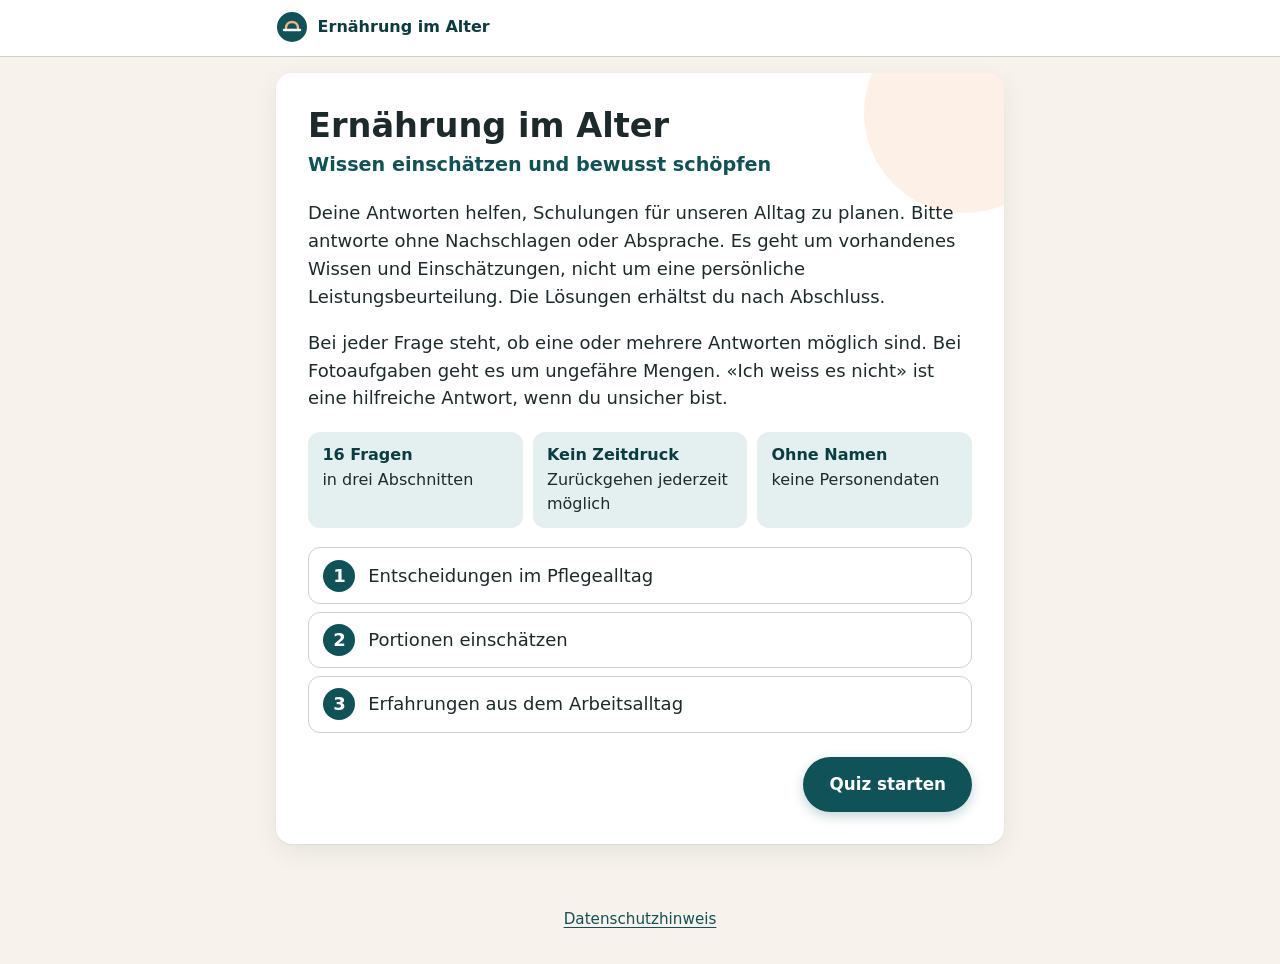
<file: index.html>
<!DOCTYPE html>
<html lang="de-CH">
<head>
  <meta charset="utf-8">
  <meta name="viewport" content="width=device-width, initial-scale=1">
  <meta name="robots" content="noindex, nofollow">
  <meta name="referrer" content="no-referrer">
  <meta name="theme-color" content="#0f5257">
  <title>Ernährung im Alter – Quiz</title>
  <link rel="icon" href="data:image/svg+xml,%3Csvg xmlns='http://www.w3.org/2000/svg' viewBox='0 0 64 64'%3E%3Ccircle cx='32' cy='32' r='30' fill='%230f5257'/%3E%3Cpath d='M20 34c0-7 5-12 12-12s12 5 12 12' stroke='%23f4b183' stroke-width='5' fill='none' stroke-linecap='round'/%3E%3Cpath d='M16 38h32' stroke='%23fff' stroke-width='5' stroke-linecap='round'/%3E%3C/svg%3E">
  <link rel="stylesheet" href="assets/css/style.css">
</head>
<body>
  <a class="skip-link" href="#main">Zum Inhalt springen</a>

  <header class="topbar" id="topbar">
    <div class="topbar__inner">
      <div class="brand" aria-hidden="true">
        <svg viewBox="0 0 64 64" width="32" height="32" focusable="false"><circle cx="32" cy="32" r="30" fill="#0f5257"/><path d="M20 34c0-7 5-12 12-12s12 5 12 12" stroke="#f4b183" stroke-width="5" fill="none" stroke-linecap="round"/><path d="M16 38h32" stroke="#fff" stroke-width="5" stroke-linecap="round"/></svg>
        <span>Ernährung im Alter</span>
      </div>
      <div class="progress" id="progress" hidden>
        <p class="progress__label" id="progress-label"></p>
        <div class="progress__track" role="progressbar" id="progress-bar" aria-labelledby="progress-label" aria-valuemin="0" aria-valuemax="16" aria-valuenow="0">
          <div class="progress__fill" id="progress-fill"></div>
        </div>
        <ol class="stepper" id="stepper" aria-label="Abschnitte"></ol>
      </div>
    </div>
  </header>

  <div class="banner banner--test" id="test-banner" hidden>
    Testmodus: Abgaben werden in der Tabelle als <strong>Testdaten</strong> markiert und nicht ausgewertet.
  </div>
  <div class="banner banner--practice" id="practice-banner" hidden>
    Übungsdurchlauf: Deine Antworten werden <strong>nicht gespeichert</strong>.
  </div>

  <main id="main" tabindex="-1">
    <noscript>
      <div class="card"><p>Bitte aktiviere JavaScript, um das Quiz zu nutzen.</p></div>
    </noscript>
  </main>

  <p class="sr-only" id="live" aria-live="polite"></p>

  <footer class="footer">
    <a href="datenschutz.html">Datenschutzhinweis</a>
  </footer>

  <dialog class="lightbox" id="lightbox" aria-labelledby="lightbox-title">
    <div class="lightbox__head">
      <h2 id="lightbox-title" class="lightbox__title"></h2>
      <button type="button" class="btn btn--ghost" id="lightbox-close">Schliessen</button>
    </div>
    <img id="lightbox-img" alt="">
  </dialog>

  <script src="assets/js/config.js"></script>
  <script src="assets/js/quiz-content.js"></script>
  <script src="assets/js/logic.js"></script>
  <script src="assets/js/app.js"></script>
</body>
</html>
</file>
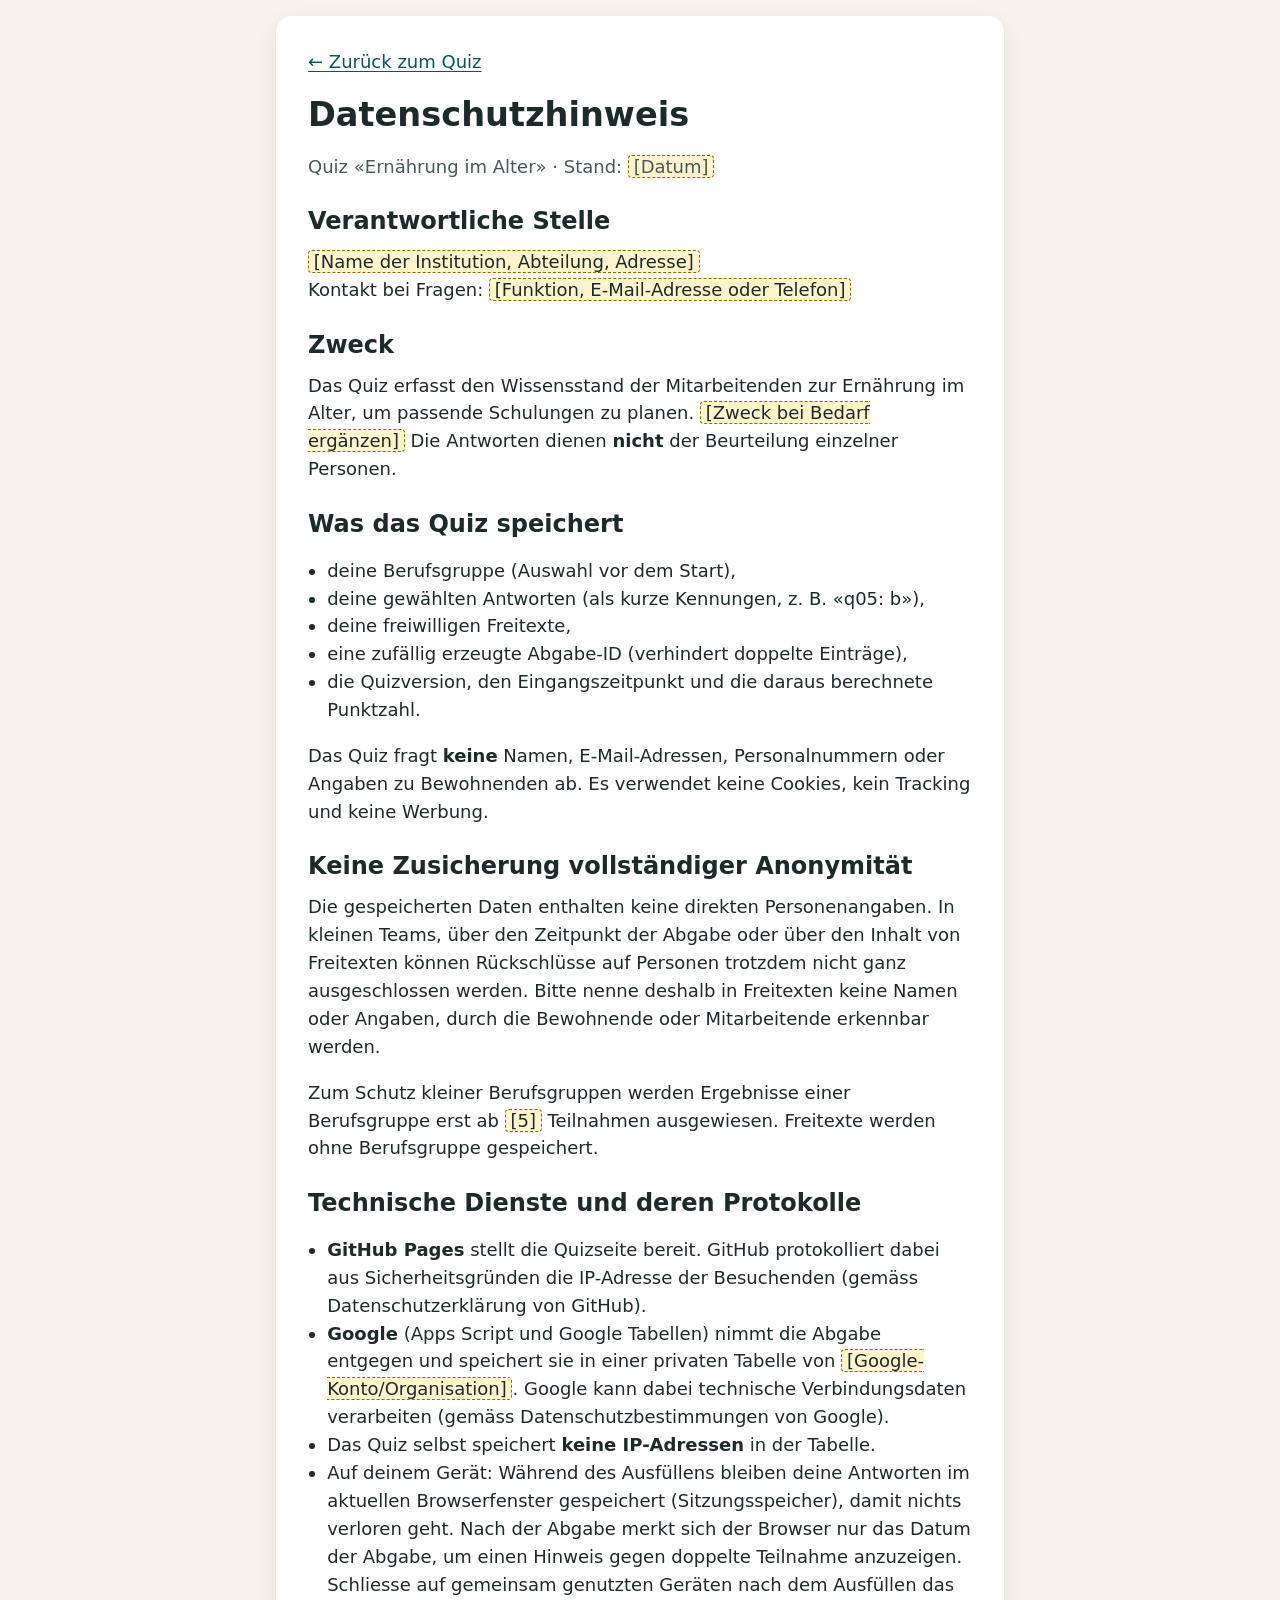
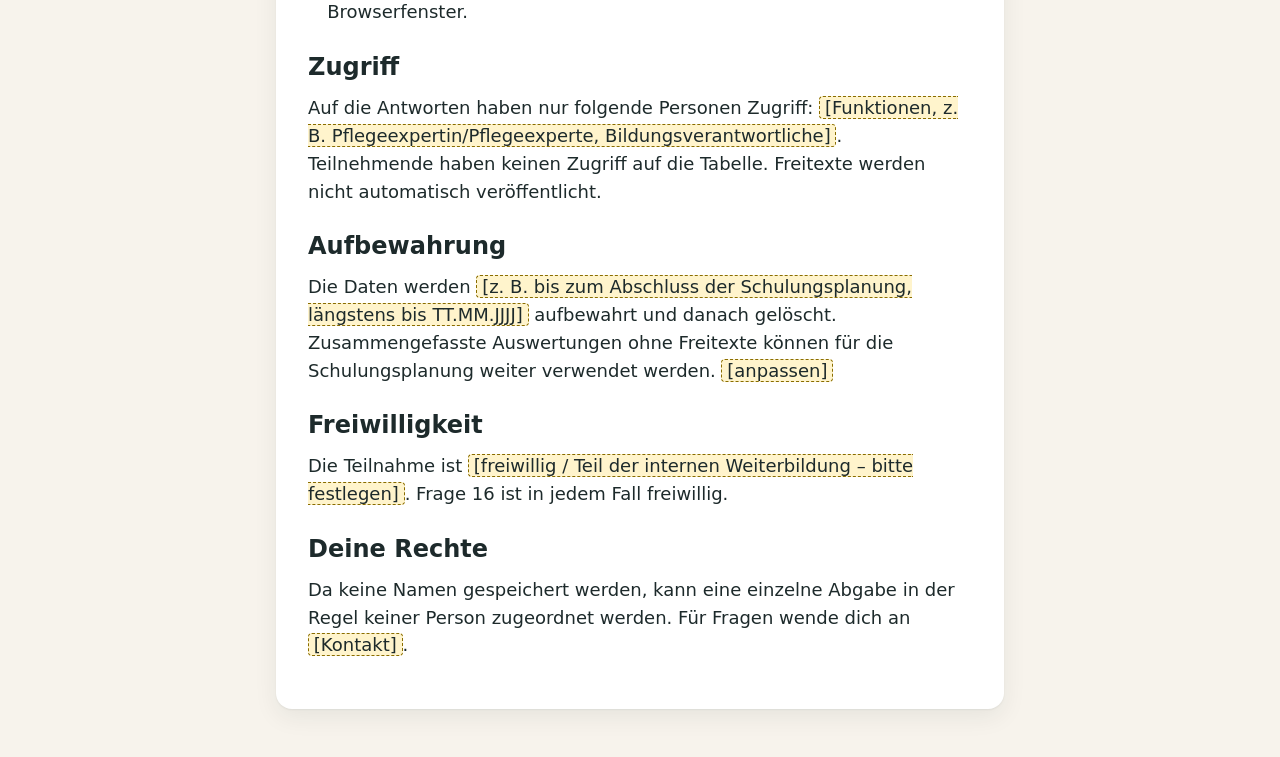
<file: datenschutz.html>
<!DOCTYPE html>
<html lang="de-CH">
<head>
  <meta charset="utf-8">
  <meta name="viewport" content="width=device-width, initial-scale=1">
  <meta name="robots" content="noindex, nofollow">
  <meta name="referrer" content="no-referrer">
  <title>Datenschutzhinweis – Ernährung im Alter</title>
  <link rel="stylesheet" href="assets/css/style.css">
  <style>
    .todo { background: #fff4cc; border: 1px dashed #8a6d00; padding: 0 .3rem; border-radius: 4px; }
    main h2 { margin-top: 1.6rem; }
    main ul { padding-left: 1.2rem; }
  </style>
</head>
<body>
  <!--
    VORLAGE: Bitte alle gelb markierten Platzhalter [ … ] ersetzen und den Text
    vor dem Einsatz mit der zuständigen Stelle (z. B. Datenschutzverantwortliche,
    Informatik, Geschäftsleitung) abstimmen. Diese Vorlage ist keine Rechtsberatung
    und ersetzt keine institutionelle Freigabe.
  -->
  <main id="main">
    <article class="card">
      <p><a href="index.html">← Zurück zum Quiz</a></p>
      <h1>Datenschutzhinweis</h1>
      <p class="muted">Quiz «Ernährung im Alter» · Stand: <span class="todo">[Datum]</span></p>

      <h2>Verantwortliche Stelle</h2>
      <p><span class="todo">[Name der Institution, Abteilung, Adresse]</span><br>
         Kontakt bei Fragen: <span class="todo">[Funktion, E-Mail-Adresse oder Telefon]</span></p>

      <h2>Zweck</h2>
      <p>Das Quiz erfasst den Wissensstand der Mitarbeitenden zur Ernährung im Alter, um passende Schulungen zu planen.
         <span class="todo">[Zweck bei Bedarf ergänzen]</span>
         Die Antworten dienen <strong>nicht</strong> der Beurteilung einzelner Personen.</p>

      <h2>Was das Quiz speichert</h2>
      <ul>
        <li>deine Berufsgruppe (Auswahl vor dem Start),</li>
        <li>deine gewählten Antworten (als kurze Kennungen, z. B. «q05: b»),</li>
        <li>deine freiwilligen Freitexte,</li>
        <li>eine zufällig erzeugte Abgabe-ID (verhindert doppelte Einträge),</li>
        <li>die Quizversion, den Eingangszeitpunkt und die daraus berechnete Punktzahl.</li>
      </ul>
      <p>Das Quiz fragt <strong>keine</strong> Namen, E-Mail-Adressen, Personalnummern oder Angaben zu Bewohnenden ab.
         Es verwendet keine Cookies, kein Tracking und keine Werbung.</p>

      <h2>Keine Zusicherung vollständiger Anonymität</h2>
      <p>Die gespeicherten Daten enthalten keine direkten Personenangaben. In kleinen Teams, über den Zeitpunkt der Abgabe
         oder über den Inhalt von Freitexten können Rückschlüsse auf Personen trotzdem nicht ganz ausgeschlossen werden.
         Bitte nenne deshalb in Freitexten keine Namen oder Angaben, durch die Bewohnende oder Mitarbeitende erkennbar werden.</p>
      <p>Zum Schutz kleiner Berufsgruppen werden Ergebnisse einer Berufsgruppe erst ab <span class="todo">[5]</span> Teilnahmen
         ausgewiesen. Freitexte werden ohne Berufsgruppe gespeichert.</p>

      <h2>Technische Dienste und deren Protokolle</h2>
      <ul>
        <li><strong>GitHub Pages</strong> stellt die Quizseite bereit. GitHub protokolliert dabei aus Sicherheitsgründen
            die IP-Adresse der Besuchenden (gemäss Datenschutzerklärung von GitHub).</li>
        <li><strong>Google</strong> (Apps Script und Google Tabellen) nimmt die Abgabe entgegen und speichert sie in einer
            privaten Tabelle von <span class="todo">[Google-Konto/Organisation]</span>. Google kann dabei technische
            Verbindungsdaten verarbeiten (gemäss Datenschutzbestimmungen von Google).</li>
        <li>Das Quiz selbst speichert <strong>keine IP-Adressen</strong> in der Tabelle.</li>
        <li>Auf deinem Gerät: Während des Ausfüllens bleiben deine Antworten im aktuellen Browserfenster gespeichert
            (Sitzungsspeicher), damit nichts verloren geht. Nach der Abgabe merkt sich der Browser nur das Datum der
            Abgabe, um einen Hinweis gegen doppelte Teilnahme anzuzeigen. Schliesse auf gemeinsam genutzten Geräten nach
            dem Ausfüllen das Browserfenster.</li>
      </ul>

      <h2>Zugriff</h2>
      <p>Auf die Antworten haben nur folgende Personen Zugriff: <span class="todo">[Funktionen, z. B. Pflegeexpertin/Pflegeexperte, Bildungsverantwortliche]</span>.
         Teilnehmende haben keinen Zugriff auf die Tabelle. Freitexte werden nicht automatisch veröffentlicht.</p>

      <h2>Aufbewahrung</h2>
      <p>Die Daten werden <span class="todo">[z. B. bis zum Abschluss der Schulungsplanung, längstens bis TT.MM.JJJJ]</span>
         aufbewahrt und danach gelöscht. Zusammengefasste Auswertungen ohne Freitexte können für die Schulungsplanung
         weiter verwendet werden. <span class="todo">[anpassen]</span></p>

      <h2>Freiwilligkeit</h2>
      <p>Die Teilnahme ist <span class="todo">[freiwillig / Teil der internen Weiterbildung – bitte festlegen]</span>.
         Frage 16 ist in jedem Fall freiwillig.</p>

      <h2>Deine Rechte</h2>
      <p>Da keine Namen gespeichert werden, kann eine einzelne Abgabe in der Regel keiner Person zugeordnet werden.
         Für Fragen wende dich an <span class="todo">[Kontakt]</span>.</p>
    </article>
  </main>
</body>
</html>
</file>
<file: assets/css/style.css>
/* Ernährung im Alter – Quiz
   Farben mit ausreichendem Kontrast (Text ≥ 4.5:1, Bedienelemente ≥ 3:1). */
:root {
  --bg: #f7f3ec;
  --surface: #ffffff;
  --ink: #1d2a2b;
  --ink-soft: #46595b;
  --teal: #0f5257;
  --teal-strong: #0a3d41;
  --teal-tint: #e3f0ef;
  --apricot: #f4b183;
  --apricot-ink: #8a3d0e;
  --apricot-tint: #fdf0e6;
  --line: #c9d3d2;
  --line-strong: #6b7f80;
  --danger: #a3261c;
  --danger-tint: #fdecea;
  --ok: #1d6b3a;
  --ok-tint: #e5f4ea;
  --focus: #1a4fd1;
  --radius: 16px;
  --radius-sm: 12px;
  --shadow: 0 1px 2px rgba(16, 40, 42, .06), 0 8px 24px rgba(16, 40, 42, .07);
  --font: system-ui, -apple-system, "Segoe UI", Roboto, "Helvetica Neue", Arial, sans-serif;
  --anim: 220ms;
}

*, *::before, *::after { box-sizing: border-box; }
html { -webkit-text-size-adjust: 100%; }
body {
  margin: 0; background: var(--bg); color: var(--ink);
  font-family: var(--font); font-size: 1.125rem; line-height: 1.55;
  min-height: 100vh; display: flex; flex-direction: column;
}
img { max-width: 100%; height: auto; display: block; }
h1, h2, h3 { line-height: 1.25; margin: 0 0 .5em; }
h1 { font-size: clamp(1.45rem, 1.1rem + 1.6vw, 2.1rem); }
h2 { font-size: clamp(1.2rem, 1rem + 1vw, 1.5rem); }
p { margin: 0 0 1em; }
a { color: var(--teal); text-underline-offset: 3px; }
a:hover { color: var(--teal-strong); }

.sr-only {
  position: absolute !important; width: 1px; height: 1px; padding: 0; margin: -1px;
  overflow: hidden; clip: rect(0 0 0 0); white-space: nowrap; border: 0;
}
.skip-link {
  position: absolute; left: 1rem; top: -4rem; z-index: 100; background: var(--teal); color: #fff;
  padding: .6rem 1rem; border-radius: 8px;
}
.skip-link:focus { top: 1rem; color: #fff; }

:focus-visible { outline: 3px solid var(--focus); outline-offset: 3px; border-radius: 6px; }
main:focus, h1:focus, h2:focus { outline: none; }
main:focus-visible { outline: none; }
[tabindex="-1"]:focus-visible { outline: 3px solid var(--focus); outline-offset: 4px; }

/* ---------- Kopfzeile & Fortschritt ---------- */
.topbar { background: var(--surface); border-bottom: 1px solid var(--line); position: sticky; top: 0; z-index: 10; }
.topbar__inner { max-width: 760px; margin: 0 auto; padding: .7rem 1rem .8rem; }
.brand { display: flex; align-items: center; gap: .6rem; font-weight: 650; color: var(--teal-strong); font-size: 1rem; }
.progress { margin-top: .55rem; }
.progress__label { margin: 0 0 .35rem; font-size: .98rem; font-weight: 600; color: var(--ink); display: flex; justify-content: space-between; gap: 1rem; flex-wrap: wrap; }
.progress__label .section-name { font-weight: 500; color: var(--ink-soft); }
.progress__track { height: 10px; background: var(--teal-tint); border-radius: 99px; overflow: hidden; }
.progress__fill { height: 100%; width: 0; background: linear-gradient(90deg, var(--teal), #2a7d83); border-radius: 99px; transition: width 400ms ease; }
.stepper { list-style: none; display: flex; gap: .5rem; margin: .55rem 0 0; padding: 0; font-size: .85rem; color: var(--ink-soft); }
.stepper li { flex: 1; display: flex; align-items: center; gap: .4rem; min-width: 0; }
.stepper .dot { width: 1.4rem; height: 1.4rem; flex: none; border-radius: 50%; border: 2px solid var(--line-strong); display: grid; place-items: center; font-size: .75rem; font-weight: 700; background: #fff; }
.stepper li[data-state="done"] .dot { background: var(--teal); border-color: var(--teal); color: #fff; }
.stepper li[data-state="current"] .dot { border-color: var(--teal); color: var(--teal); box-shadow: 0 0 0 3px var(--teal-tint); }
.stepper li[data-state="current"] { color: var(--ink); font-weight: 600; }
.stepper .label { overflow: hidden; text-overflow: ellipsis; white-space: nowrap; }
@media (max-width: 520px) {
  .stepper { display: none; }
  .topbar__inner { padding: .5rem 1rem .6rem; }
  .brand { font-size: .95rem; }
  .brand svg { width: 26px; height: 26px; }
}

/* ---------- Banner ---------- */
.banner { max-width: 760px; margin: .75rem auto 0; padding: .7rem 1rem; border-radius: var(--radius-sm); font-size: 1rem; width: calc(100% - 2rem); }
.banner--test { background: #fff4cc; border: 2px dashed #8a6d00; color: #4d3d00; }
.banner--practice { background: var(--apricot-tint); border: 2px solid var(--apricot); color: var(--apricot-ink); }

/* ---------- Grundlayout ---------- */
main { flex: 1; width: 100%; min-width: 0; overflow-wrap: break-word; max-width: 760px; margin: 0 auto; padding: 1rem 1rem 2rem; }
.card { background: var(--surface); border-radius: var(--radius); box-shadow: var(--shadow); padding: clamp(1.1rem, .8rem + 2vw, 2rem); margin-bottom: 1rem; }
.screen { animation: enter var(--anim) ease-out both; }
@keyframes enter { from { opacity: 0; transform: translateY(8px); } to { opacity: 1; transform: none; } }
.eyebrow { text-transform: none; font-size: .95rem; font-weight: 600; color: var(--teal); margin-bottom: .35rem; letter-spacing: .01em; }
.lead { font-size: 1.15rem; color: var(--ink); }
.muted { color: var(--ink-soft); }
.small { font-size: .95rem; }
.footer { text-align: center; padding: 1rem 1rem 2rem; font-size: .95rem; }

/* ---------- Knöpfe ---------- */
.btn {
  appearance: none; border: 2px solid transparent; border-radius: 999px; cursor: pointer;
  font: inherit; font-weight: 650; font-size: 1.05rem; padding: .8rem 1.5rem; min-height: 52px;
  display: inline-flex; align-items: center; justify-content: center; gap: .5rem; text-decoration: none;
  transition: background var(--anim), transform 120ms, box-shadow var(--anim);
}
.btn:active { transform: translateY(1px); }
.btn--primary { background: var(--teal); color: #fff; box-shadow: 0 4px 12px rgba(15, 82, 87, .25); }
.btn--primary:hover { background: var(--teal-strong); color: #fff; }
.btn--secondary { background: #fff; color: var(--teal-strong); border-color: var(--teal); }
.btn--secondary:hover { background: var(--teal-tint); }
.btn--ghost { background: transparent; color: var(--teal-strong); border-color: var(--line-strong); padding: .55rem 1rem; min-height: 44px; font-size: 1rem; }
.btn--link { background: none; border: none; color: var(--teal); text-decoration: underline; padding: .4rem .2rem; min-height: 44px; font-weight: 600; }
.btn[disabled], .btn[aria-disabled="true"] { opacity: .6; cursor: not-allowed; }
.btn--block { width: 100%; }
.nav { display: flex; gap: .75rem; justify-content: space-between; align-items: center; margin-top: 1.5rem; flex-wrap: wrap; }
.nav .btn--primary { margin-left: auto; min-width: 9rem; }
@media (max-width: 480px) { .nav { flex-direction: column-reverse; align-items: stretch; } .nav .btn { width: 100%; margin-left: 0; } }

.spinner { width: 1.1rem; height: 1.1rem; border-radius: 50%; border: 3px solid rgba(255,255,255,.4); border-top-color: #fff; animation: spin 900ms linear infinite; }
@keyframes spin { to { transform: rotate(360deg); } }

/* ---------- Startseite ---------- */
.hero { position: relative; overflow: hidden; }
.hero::after { content: ""; position: absolute; right: -60px; top: -60px; width: 200px; height: 200px; border-radius: 50%; background: var(--apricot-tint); z-index: 0; }
.hero > * { position: relative; z-index: 1; }
.hero h1 { margin-bottom: .2rem; }
.hero .subtitle { font-size: 1.2rem; color: var(--teal); font-weight: 600; margin-bottom: 1.2rem; }
.facts { display: grid; grid-template-columns: repeat(auto-fit, minmax(170px, 1fr)); gap: .6rem; margin: 1.2rem 0; padding: 0; list-style: none; }
.facts li { background: var(--teal-tint); border-radius: var(--radius-sm); padding: .7rem .9rem; font-size: 1rem; }
.facts strong { display: block; color: var(--teal-strong); }
.sections-preview { list-style: none; padding: 0; margin: 1rem 0 1.5rem; display: grid; gap: .5rem; }
.sections-preview li { display: flex; gap: .8rem; align-items: center; padding: .7rem .9rem; border: 1px solid var(--line); border-radius: var(--radius-sm); }
.sections-preview .num { width: 2rem; height: 2rem; border-radius: 50%; background: var(--teal); color: #fff; display: grid; place-items: center; font-weight: 700; flex: none; }
.notice { border-left: 5px solid var(--apricot); background: var(--apricot-tint); padding: .8rem 1rem; border-radius: 0 var(--radius-sm) var(--radius-sm) 0; margin: 1rem 0; }
.notice--danger { border-color: var(--danger); background: var(--danger-tint); }
.notice--ok { border-color: var(--ok); background: var(--ok-tint); }
.field { margin: 1rem 0; }
.field label { display: block; font-weight: 600; margin-bottom: .35rem; }
.input, textarea {
  width: 100%; font: inherit; font-size: 1.05rem; padding: .75rem .9rem; border: 2px solid var(--line-strong);
  border-radius: var(--radius-sm); background: #fff; color: var(--ink);
}
textarea { min-height: 7.5rem; resize: vertical; line-height: 1.5; }
.input:focus-visible, textarea:focus-visible { outline: 3px solid var(--focus); outline-offset: 2px; border-color: var(--focus); }
[aria-invalid="true"] { border-color: var(--danger) !important; }
.counter { font-size: .9rem; color: var(--ink-soft); text-align: right; margin-top: .25rem; }
.privacy-hint { display: flex; gap: .5rem; align-items: flex-start; font-size: .95rem; color: var(--ink-soft); margin: .4rem 0 .5rem; }

/* ---------- Abschnittsseite ---------- */
.section-intro { text-align: left; }
.section-intro .badge-big { width: 3.5rem; height: 3.5rem; border-radius: 50%; display: grid; place-items: center; background: var(--teal); color: #fff; font-size: 1.4rem; font-weight: 700; margin-bottom: 1rem; }

/* ---------- Frage ---------- */
.q-head h1 { margin-bottom: .6rem; }
.q-number { color: var(--ink-soft); font-weight: 600; font-size: 1rem; display: block; margin-bottom: .2rem; }
.prompt { font-size: 1.15rem; margin-bottom: 1rem; }
.mode {
  display: inline-flex; align-items: center; gap: .45rem; font-size: .98rem; font-weight: 650;
  background: var(--apricot-tint); color: var(--apricot-ink); border: 1px solid var(--apricot);
  padding: .35rem .8rem; border-radius: 999px; margin: 0 0 .9rem;
}
.mode svg { flex: none; }
fieldset { border: 0; padding: 0; margin: 0 0 1rem; min-width: 0; }
legend { padding: 0; font-weight: 650; margin-bottom: .6rem; font-size: 1.08rem; }
.options { display: grid; gap: .6rem; }
.option {
  position: relative; display: flex; align-items: flex-start; gap: .8rem; cursor: pointer;
  background: #fff; border: 2px solid var(--line); border-radius: var(--radius-sm);
  padding: .85rem 1rem; min-height: 56px; transition: border-color var(--anim), background var(--anim), transform 120ms;
}
.option:hover { border-color: var(--line-strong); }
.option input { position: absolute; opacity: 0; width: 1px; height: 1px; margin: 0; }
.option .marker {
  flex: none; width: 1.6rem; height: 1.6rem; margin-top: .05rem; border: 2px solid var(--line-strong);
  background: #fff; display: grid; place-items: center; transition: all var(--anim);
}
.option[data-kind="radio"] .marker { border-radius: 50%; }
.option[data-kind="checkbox"] .marker { border-radius: 6px; }
.option .marker svg { opacity: 0; transform: scale(.6); transition: all var(--anim); }
.option .letter { font-weight: 700; color: var(--teal-strong); min-width: 1.4rem; }
.option .text { flex: 1; }
.option .hint { display: block; font-size: .92rem; color: var(--ink-soft); margin-top: .1rem; }
.option.is-selected { border-color: var(--teal); background: var(--teal-tint); }
.option.is-selected .marker { background: var(--teal); border-color: var(--teal); }
.option.is-selected .marker svg { opacity: 1; transform: none; }
.option.is-dontknow { border-style: dashed; }
.option:focus-within { outline: 3px solid var(--focus); outline-offset: 2px; }
@supports selector(:has(*)) {
  .option:focus-within { outline: none; }
  .option:has(input:focus-visible) { outline: 3px solid var(--focus); outline-offset: 2px; }
}
.option.is-blocked { animation: nudge 300ms; }
@keyframes nudge { 25% { transform: translateX(-4px); } 75% { transform: translateX(4px); } }

.other-box { margin: -.1rem 0 .4rem 0; padding: .8rem 1rem 1rem; border: 2px solid var(--teal); border-top: 0; border-radius: 0 0 var(--radius-sm) var(--radius-sm); background: #fff; }
.status-line { min-height: 1.5em; font-size: .98rem; color: var(--apricot-ink); font-weight: 600; margin: .2rem 0 0; }
.error-box { display: none; background: var(--danger-tint); color: var(--danger); border-left: 5px solid var(--danger); padding: .7rem 1rem; border-radius: 0 var(--radius-sm) var(--radius-sm) 0; margin: .4rem 0 1rem; font-weight: 600; }
.error-box.is-visible { display: block; }
.error-box ul { margin: 0; padding-left: 1.2rem; }

/* Foto */
.photo { margin: 0 0 1rem; }
.photo__frame { position: relative; border-radius: var(--radius-sm); overflow: hidden; background: #ddd; aspect-ratio: 4 / 3; }
.photo__frame img { width: 100%; height: 100%; object-fit: cover; }
.photo__zoom { position: absolute; right: .6rem; bottom: .6rem; background: rgba(255,255,255,.95); }
.photo figcaption { font-size: 1rem; color: var(--ink-soft); margin-top: .5rem; }
.orientation { background: var(--teal-tint); border-radius: var(--radius-sm); padding: .7rem 1rem; font-size: 1rem; margin-bottom: 1rem; }
.confidence .options { grid-template-columns: repeat(3, 1fr); }
@media (max-width: 480px) { .confidence .options { grid-template-columns: 1fr; } }

/* Matrix (Frage 14): vier Einzelgruppen */
.matrix-group { border: 1px solid var(--line); border-radius: var(--radius-sm); padding: 1rem; margin-bottom: .9rem; }
.matrix-group legend { float: left; width: 100%; margin-bottom: .7rem; }
.matrix-group legend + * { clear: both; }
.matrix-group .options { grid-template-columns: 1fr; }
@media (min-width: 700px) { .matrix-group .options { grid-template-columns: 1fr 1fr; } }
.matrix-group .option { min-height: 52px; padding: .7rem .85rem; font-size: 1.02rem; }
.matrix-group.is-invalid { border-color: var(--danger); border-width: 2px; }

/* ---------- Übersicht ---------- */
.review-section { margin-top: 1.4rem; }
.review-section h2 { font-size: 1.15rem; color: var(--teal-strong); border-bottom: 2px solid var(--teal-tint); padding-bottom: .3rem; }
.review-list { list-style: none; padding: 0; margin: 0; }
.review-item { display: flex; gap: 1rem; justify-content: space-between; align-items: flex-start; padding: .8rem 0; border-bottom: 1px solid var(--line); }
.review-item h3 { font-size: 1.02rem; margin: 0 0 .2rem; }
.review-item ul { margin: 0; padding-left: 1.1rem; font-size: 1rem; color: var(--ink-soft); }
.review-item.is-missing h3::after { content: " – Antwort fehlt"; color: var(--danger); font-weight: 600; }
.review-item .btn--ghost { flex: none; }

/* ---------- Ergebnis ---------- */
.result-hero { text-align: left; }
.saved { display: flex; gap: .7rem; align-items: center; background: var(--ok-tint); color: var(--ok); border-radius: var(--radius-sm); padding: .8rem 1rem; font-weight: 700; margin-bottom: 1rem; }
.saved svg { flex: none; }
.scorecard { display: flex; flex-wrap: wrap; gap: .6rem 1.5rem; font-size: 1rem; color: var(--ink-soft); background: #fafafa; border: 1px solid var(--line); padding: .7rem 1rem; border-radius: var(--radius-sm); margin: 1rem 0; }
.scorecard strong { color: var(--ink); }
.fb { border: 1px solid var(--line); border-radius: var(--radius-sm); margin-bottom: .7rem; background: #fff; }
.fb summary { cursor: pointer; padding: .9rem 1rem; display: flex; gap: .8rem; align-items: center; justify-content: space-between; list-style: none; min-height: 56px; }
.fb summary::-webkit-details-marker { display: none; }
.fb summary .sum-main { display: flex; flex-wrap: wrap; align-items: center; gap: .35rem .7rem; min-width: 0; }
.fb summary .t { font-weight: 650; overflow-wrap: anywhere; }
.fb summary .chev { transition: transform var(--anim); flex: none; }
.fb[open] summary .chev { transform: rotate(180deg); }
.fb .body { padding: 0 1rem 1rem; }
.fb .body h4 { font-size: .98rem; margin: .8rem 0 .3rem; color: var(--ink-soft); }
.chip { display: inline-flex; align-items: center; gap: .35rem; padding: .2rem .65rem; border-radius: 999px; font-size: .88rem; font-weight: 700; border: 1px solid transparent; }
.chip--richtig { background: var(--ok-tint); color: var(--ok); border-color: #9ccfae; }
.chip--falsch { background: var(--apricot-tint); color: var(--apricot-ink); border-color: var(--apricot); }
.chip--weiss_nicht { background: #eef1f5; color: #34465a; border-color: #b7c2cf; }
.chip--unbewertet { background: var(--teal-tint); color: var(--teal-strong); border-color: #9cc5c2; }
.optlist { list-style: none; padding: 0; margin: 0; display: grid; gap: .35rem; }
.optlist li { display: flex; flex-wrap: wrap; gap: .3rem .6rem; align-items: flex-start; padding: .45rem .6rem; border-radius: 10px; background: #fafafa; font-size: 1rem; }
.optlist li > span:not(.tags) { flex: 1 1 12rem; min-width: 0; }
.optlist .tags { margin-left: auto; display: flex; gap: .3rem; flex-wrap: wrap; justify-content: flex-end; }
.tag { font-size: .8rem; font-weight: 700; padding: .1rem .5rem; border-radius: 999px; white-space: nowrap; }
.tag--correct { background: var(--ok-tint); color: var(--ok); }
.tag--mine { background: #e6ecff; color: #1f3d99; }
.explanation { background: var(--teal-tint); border-radius: 10px; padding: .75rem .9rem; margin-top: .6rem; }
.explanation p:last-child { margin-bottom: 0; }

/* ---------- Lightbox ---------- */
.lightbox { border: 0; padding: 0; border-radius: var(--radius); max-width: min(96vw, 1200px); width: 100%; background: #111; color: #fff; }
.lightbox::backdrop { background: rgba(0,0,0,.75); }
.lightbox__head { display: flex; justify-content: space-between; align-items: center; gap: 1rem; padding: .7rem 1rem; }
.lightbox__title { font-size: 1.05rem; margin: 0; }
.lightbox .btn--ghost { color: #fff; border-color: #aaa; }
.lightbox img { width: 100%; max-height: 82vh; object-fit: contain; background: #111; }

/* ---------- Reduzierte Bewegung ---------- */
@media (prefers-reduced-motion: reduce) {
  *, *::before, *::after { animation: none !important; transition: none !important; scroll-behavior: auto !important; }
}

/* Berufsgruppe */
@media (min-width: 640px) { .options--groups { grid-template-columns: 1fr 1fr; } }
</file>
